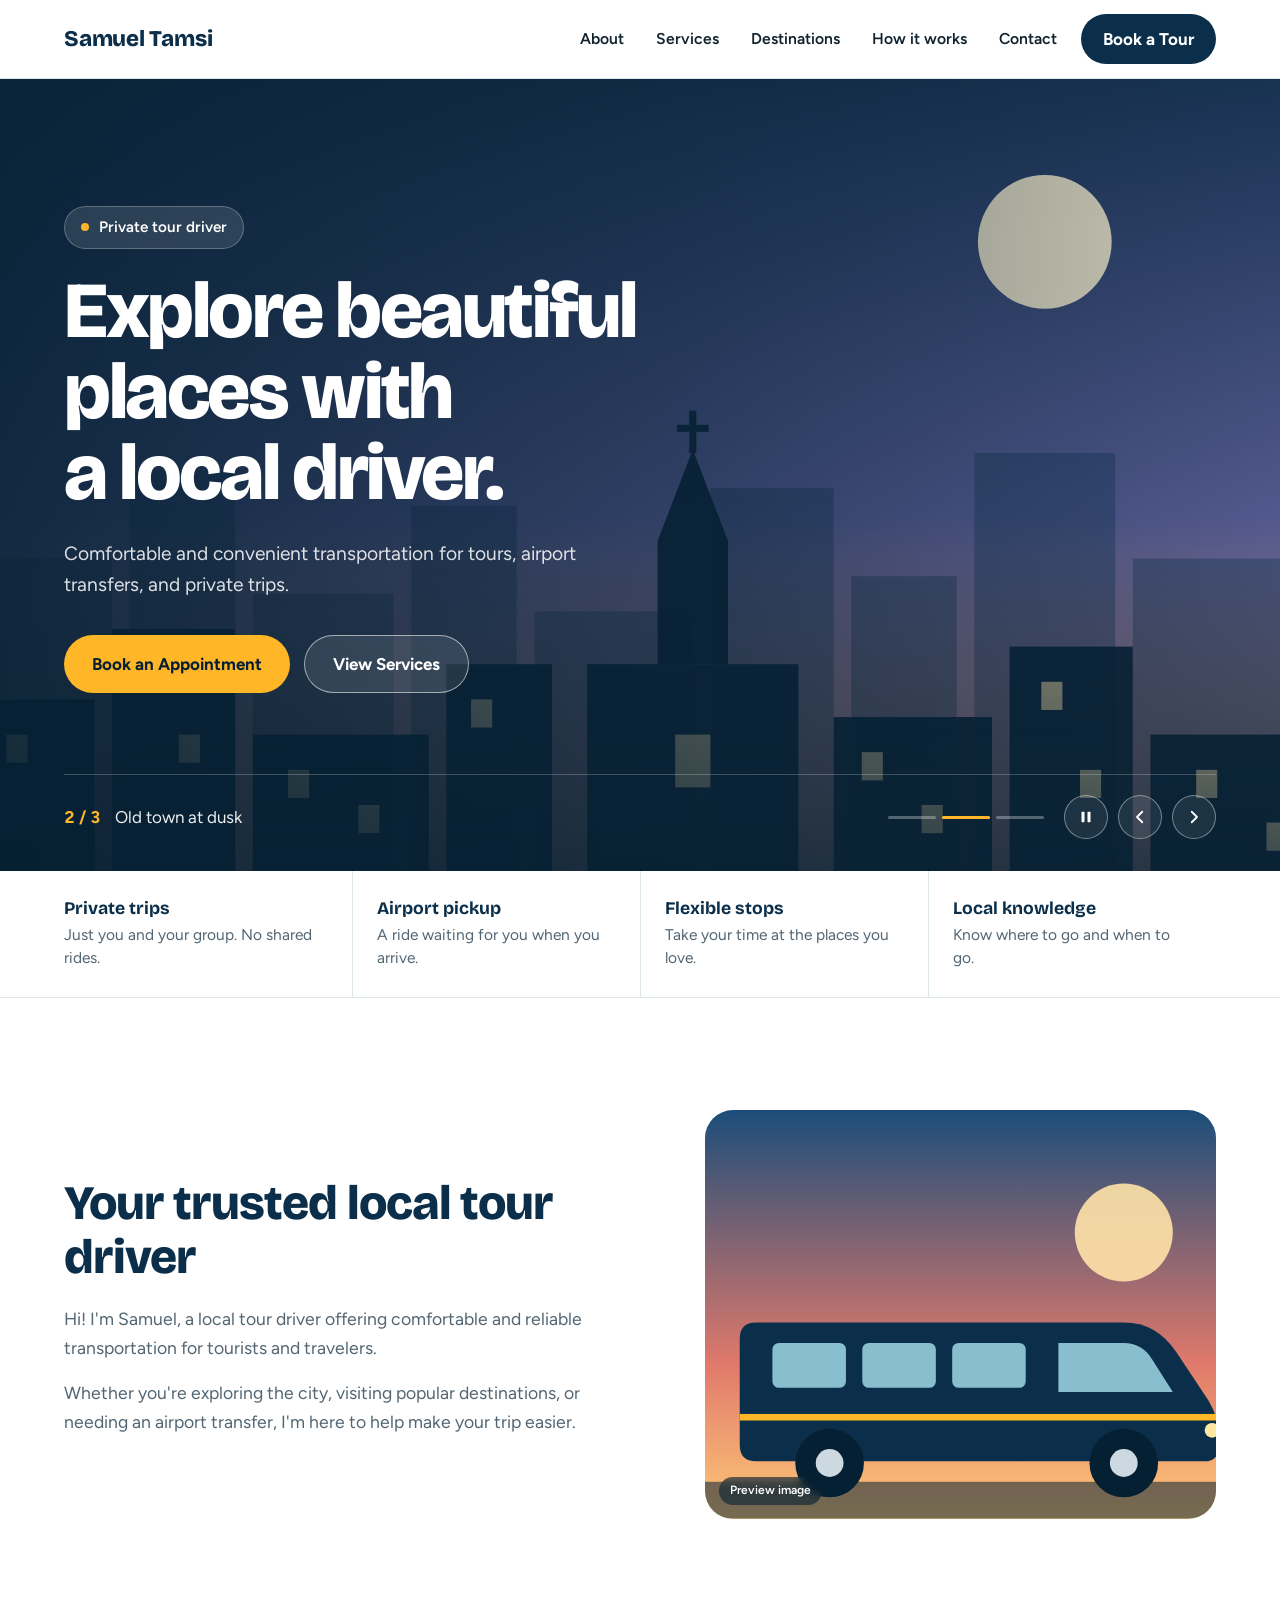
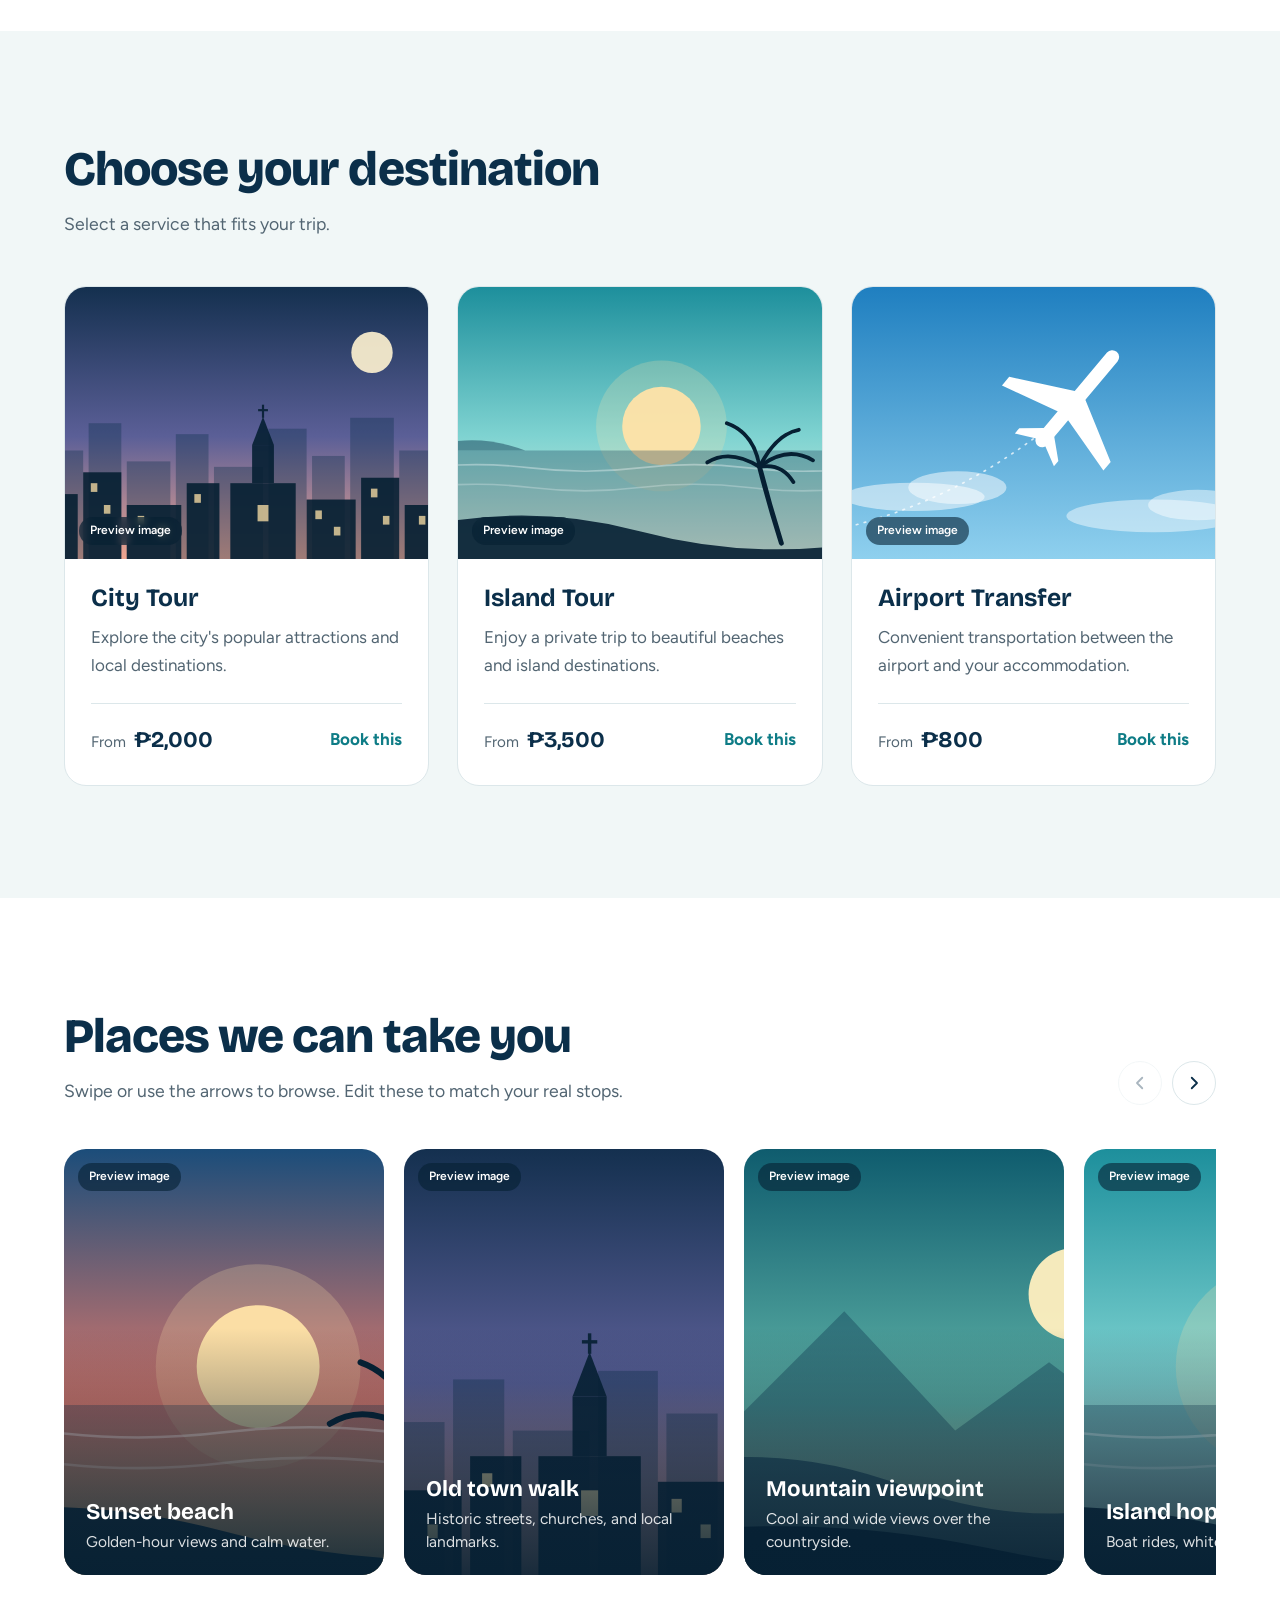
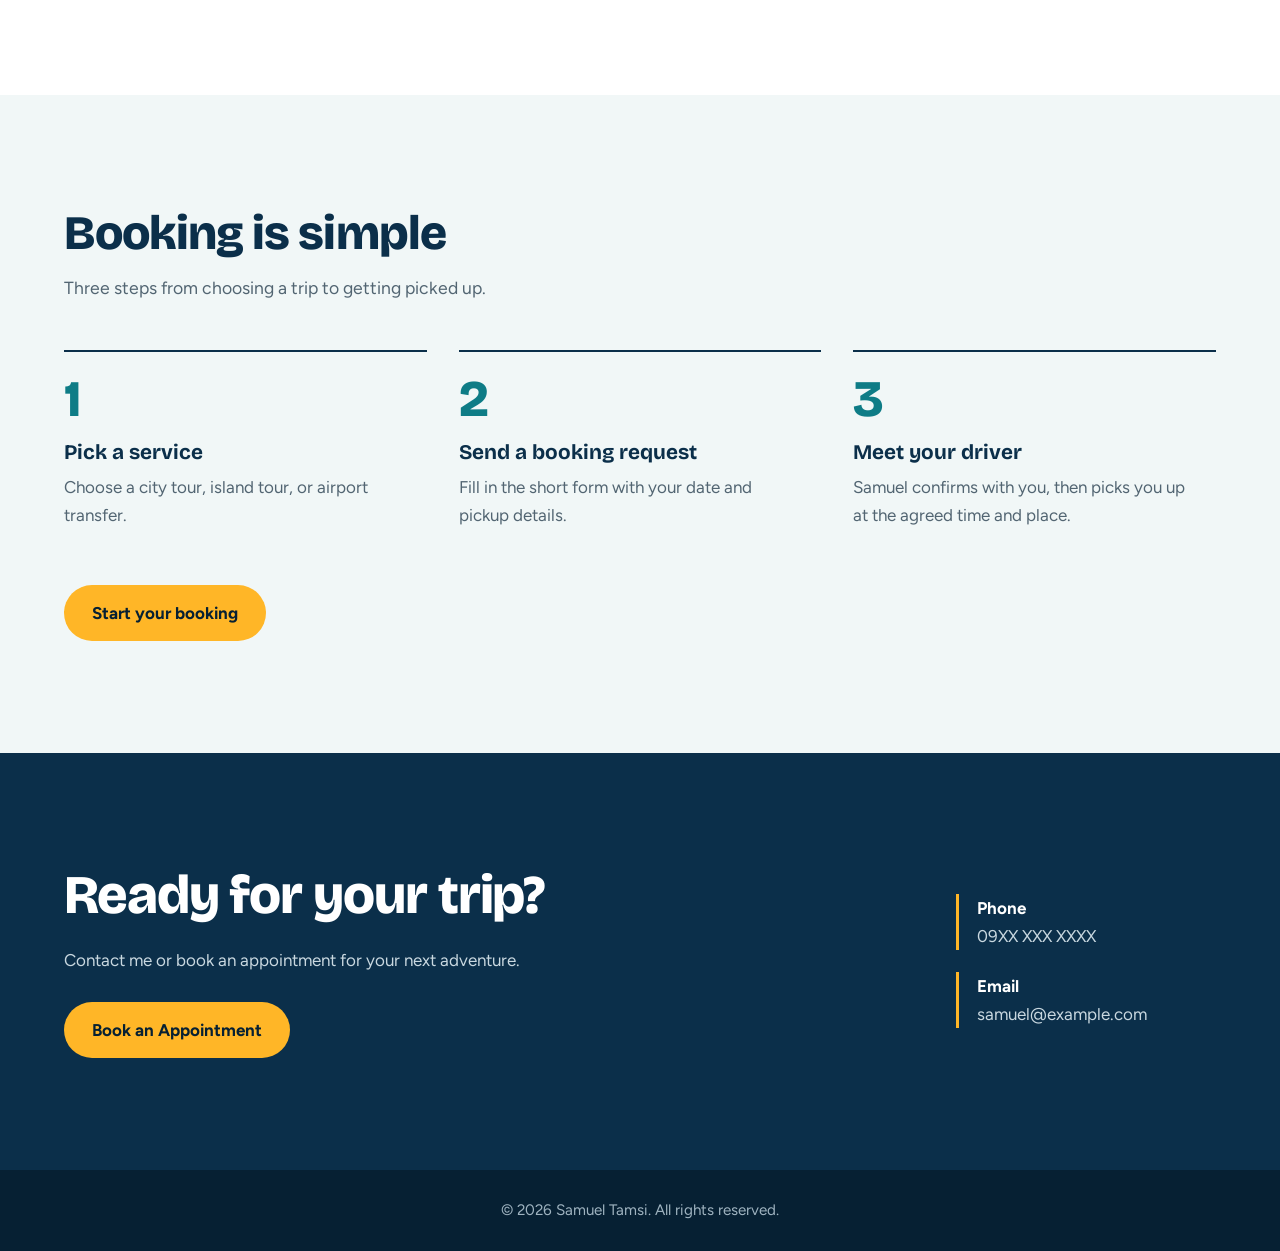
<file: index.html>
<!DOCTYPE html>
<html lang="en">
<head>
    <meta charset="UTF-8">
    <meta name="viewport" content="width=device-width, initial-scale=1.0">
    <meta name="description" content="Private tour driver offering city tours, island tours, and airport transfers. Book a comfortable, reliable ride with Samuel.">
    <meta name="theme-color" content="#0B2F4A">

    <title>Samuel Tamsi | Tour Driver</title>

    <!-- Fonts (falls back to system fonts if offline) -->
    <link rel="preconnect" href="https://fonts.googleapis.com">
    <link rel="preconnect" href="https://fonts.gstatic.com" crossorigin>
    <link href="https://fonts.googleapis.com/css2?family=Bricolage+Grotesque:opsz,wght@12..96,600;12..96,800&family=Figtree:wght@400;500;600;700&display=swap" rel="stylesheet">

    <link rel="stylesheet" href="css/style.css">
</head>

<body>

    <!--
        PLACEHOLDER IMAGES
        Every ".ph" box below is a preview illustration.
        To use a real photo, add an <img> INSIDE the .ph box and it will
        cover the illustration automatically:

            <div class="ph ph--sunset">
                <img src="images/my-photo.jpg" alt="Describe the photo">
                <svg ...>...</svg>
            </div>

        Then delete the small "Preview image" badge next to it.
    -->

    <!-- Shared preview artwork (used by the placeholder images) -->
    <svg width="0" height="0" style="position:absolute" aria-hidden="true" focusable="false">
        <defs>
            <!-- Beach with palm tree -->
            <g id="art-beach">
                <circle cx="440" cy="255" r="120" fill="#FFE3A8" opacity=".22"/>
                <circle cx="440" cy="255" r="72" fill="#FFE3A8" opacity=".95"/>
                <path d="M0 300 Q90 262 190 300 Z" fill="#0B2F4A" opacity=".45"/>
                <rect y="300" width="800" height="200" fill="#0B2F4A" opacity=".3"/>
                <path d="M0 332 Q100 320 200 332 T400 332 T600 332 T800 332" stroke="#fff" stroke-opacity=".35" stroke-width="3" fill="none"/>
                <path d="M0 368 Q100 356 200 368 T400 368 T600 368 T800 368" stroke="#fff" stroke-opacity=".25" stroke-width="3" fill="none"/>
                <path d="M0 500 V440 Q200 395 400 448 T800 470 V500 Z" fill="#062033" opacity=".9"/>
                <path d="M660 470 Q638 400 620 330" stroke="#062033" stroke-width="9" stroke-linecap="round" fill="none"/>
                <g stroke="#062033" stroke-width="7" stroke-linecap="round" fill="none">
                    <path d="M620 330 Q670 290 718 318"/>
                    <path d="M620 330 Q650 270 692 262"/>
                    <path d="M620 330 Q610 268 560 250"/>
                    <path d="M620 330 Q565 296 524 322"/>
                    <path d="M620 330 Q660 322 682 358"/>
                </g>
            </g>

            <!-- Town skyline with church -->
            <g id="art-city">
                <circle cx="630" cy="120" r="38" fill="#FFF3D1" opacity=".9"/>
                <g fill="#0B2F4A" opacity=".35">
                    <rect x="30" y="300" width="70" height="200"/>
                    <rect x="110" y="250" width="60" height="250"/>
                    <rect x="180" y="320" width="80" height="180"/>
                    <rect x="270" y="270" width="60" height="230"/>
                    <rect x="340" y="330" width="90" height="170"/>
                    <rect x="440" y="260" width="70" height="240"/>
                    <rect x="520" y="310" width="60" height="190"/>
                    <rect x="590" y="240" width="80" height="260"/>
                    <rect x="680" y="300" width="90" height="200"/>
                </g>
                <g fill="#062033" opacity=".9">
                    <rect x="0" y="380" width="90" height="120"/>
                    <rect x="100" y="340" width="70" height="160"/>
                    <rect x="180" y="400" width="100" height="100"/>
                    <rect x="290" y="360" width="60" height="140"/>
                    <rect x="370" y="360" width="120" height="140"/>
                    <rect x="410" y="290" width="40" height="70"/>
                    <polygon points="410,290 430,238 450,290"/>
                    <rect x="428" y="216" width="4" height="24"/>
                    <rect x="421" y="224" width="18" height="4"/>
                    <rect x="510" y="390" width="90" height="110"/>
                    <rect x="610" y="350" width="70" height="150"/>
                    <rect x="690" y="400" width="110" height="100"/>
                </g>
                <g fill="#FFE3A8" opacity=".75">
                    <rect x="14" y="400" width="12" height="16"/>
                    <rect x="40" y="400" width="12" height="16"/>
                    <rect x="14" y="440" width="12" height="16"/>
                    <rect x="114" y="360" width="12" height="16"/>
                    <rect x="138" y="400" width="12" height="16"/>
                    <rect x="200" y="420" width="12" height="16"/>
                    <rect x="240" y="440" width="12" height="16"/>
                    <rect x="304" y="380" width="12" height="16"/>
                    <rect x="420" y="400" width="20" height="30"/>
                    <rect x="526" y="410" width="12" height="16"/>
                    <rect x="560" y="440" width="12" height="16"/>
                    <rect x="628" y="370" width="12" height="16"/>
                    <rect x="650" y="420" width="12" height="16"/>
                    <rect x="716" y="420" width="12" height="16"/>
                    <rect x="756" y="450" width="12" height="16"/>
                </g>
            </g>

            <!-- Layered hills with sun -->
            <g id="art-hills">
                <circle cx="600" cy="170" r="54" fill="#FFF0BF" opacity=".95"/>
                <path d="M0 340 L110 250 L200 320 L330 190 L460 330 L570 250 L690 340 L800 290 V500 H0 Z" fill="#0B2F4A" opacity=".35"/>
                <path d="M0 410 Q200 320 400 395 T800 370 V500 H0 Z" fill="#0B2F4A" opacity=".6"/>
                <path d="M0 470 Q250 415 500 468 T800 445 V500 H0 Z" fill="#062033" opacity=".92"/>
            </g>

            <!-- Plane over clouds -->
            <g id="art-plane">
                <ellipse cx="180" cy="385" rx="130" ry="26" fill="#fff" opacity=".5"/>
                <ellipse cx="260" cy="368" rx="90" ry="30" fill="#fff" opacity=".5"/>
                <ellipse cx="620" cy="420" rx="160" ry="30" fill="#fff" opacity=".45"/>
                <ellipse cx="700" cy="400" rx="90" ry="28" fill="#fff" opacity=".45"/>
                <path d="M60 440 Q260 390 430 255" stroke="#fff" stroke-opacity=".75" stroke-width="3" stroke-dasharray="3 12" stroke-linecap="round" fill="none"/>
                <g transform="translate(480 205) rotate(40) scale(.9)" fill="#fff">
                    <rect x="-14" y="-125" width="28" height="250" rx="14"/>
                    <polygon points="-12,-10 -135,55 -135,78 -12,45 12,45 135,78 135,55 12,-10"/>
                    <polygon points="-12,88 -52,122 -52,136 -12,116 12,116 52,136 52,122 12,88"/>
                </g>
            </g>

            <!-- Tour van -->
            <g id="art-van">
                <circle cx="600" cy="150" r="60" fill="#FFE3A8" opacity=".9"/>
                <rect x="0" y="455" width="800" height="45" fill="#062033" opacity=".55"/>
                <path d="M150 260 H600 Q640 260 664 296 L704 356 Q716 376 716 398 V412 Q716 430 698 430 H150 Q130 430 130 410 V280 Q130 260 150 260 Z" fill="#0B2F4A"/>
                <rect x="170" y="285" width="90" height="55" rx="8" fill="#9FD7E6" opacity=".85"/>
                <rect x="280" y="285" width="90" height="55" rx="8" fill="#9FD7E6" opacity=".85"/>
                <rect x="390" y="285" width="90" height="55" rx="8" fill="#9FD7E6" opacity=".85"/>
                <path d="M520 285 H600 Q622 285 634 304 L660 345 H520 Z" fill="#9FD7E6" opacity=".85"/>
                <rect x="130" y="372" width="586" height="8" fill="#FFB627"/>
                <circle cx="708" cy="392" r="9" fill="#FFE7A3"/>
                <circle cx="240" cy="432" r="42" fill="#062033"/>
                <circle cx="240" cy="432" r="17" fill="#cdd9e0"/>
                <circle cx="600" cy="432" r="42" fill="#062033"/>
                <circle cx="600" cy="432" r="17" fill="#cdd9e0"/>
            </g>
        </defs>
    </svg>


    <!-- Navigation -->
    <header class="navbar">
        <div class="container nav-content">
            <a href="index.html" class="logo">Samuel Tamsi</a>

            <nav class="nav-links" id="nav-links" aria-label="Main">
                <a href="#about">About</a>
                <a href="#services">Services</a>
                <a href="#destinations">Destinations</a>
                <a href="#how-it-works">How it works</a>
                <a href="#contact">Contact</a>
            </nav>

            <div class="nav-actions">
                <a href="booking.html" class="nav-button">Book a Tour</a>

                <button class="nav-toggle" type="button" aria-label="Open menu" aria-expanded="false" aria-controls="nav-links">
                    <span></span><span></span><span></span>
                </button>
            </div>
        </div>
    </header>


    <main>

        <!-- Hero with image carousel -->
        <section class="hero" data-hero aria-roledescription="carousel" aria-label="Featured trips">

            <div class="hero-slides">

                <div class="hero-slide is-active" role="group" aria-roledescription="slide" aria-label="1 of 3" data-caption="Sunset by the sea">
                    <div class="ph ph--sunset">
                        <svg viewBox="0 0 800 500" preserveAspectRatio="xMidYMax slice" aria-hidden="true"><use href="#art-beach"/></svg>
                    </div>
                </div>

                <div class="hero-slide" role="group" aria-roledescription="slide" aria-label="2 of 3" aria-hidden="true" data-caption="Old town at dusk">
                    <div class="ph ph--dusk">
                        <svg viewBox="0 0 800 500" preserveAspectRatio="xMidYMax slice" aria-hidden="true"><use href="#art-city"/></svg>
                    </div>
                </div>

                <div class="hero-slide" role="group" aria-roledescription="slide" aria-label="3 of 3" aria-hidden="true" data-caption="Morning in the hills">
                    <div class="ph ph--morning">
                        <svg viewBox="0 0 800 500" preserveAspectRatio="xMidYMax slice" aria-hidden="true"><use href="#art-hills"/></svg>
                    </div>
                </div>

            </div>

            <div class="container hero-content">

                <div class="hero-text">
                    <p class="eyebrow">Private tour driver</p>

                    <h1>Explore beautiful places with a local driver.</h1>

                    <p class="hero-description">
                        Comfortable and convenient transportation
                        for tours, airport transfers, and private trips.
                    </p>

                    <div class="hero-buttons">
                        <a href="booking.html" class="primary-button">Book an Appointment</a>
                        <a href="#services" class="secondary-button">View Services</a>
                    </div>
                </div>

                <div class="hero-controls">
                    <p class="hero-caption">
                        <span class="hero-count" data-hero-count>1 / 3</span>
                        <span data-hero-caption>Sunset by the sea</span>
                    </p>

                    <div class="hero-nav">
                        <div class="hero-dots" role="group" aria-label="Choose a slide">
                            <button class="hero-dot is-active" type="button" aria-label="Show slide 1" aria-current="true"><span class="fill"></span></button>
                            <button class="hero-dot" type="button" aria-label="Show slide 2"><span class="fill"></span></button>
                            <button class="hero-dot" type="button" aria-label="Show slide 3"><span class="fill"></span></button>
                        </div>

                        <button class="round-btn" type="button" data-hero-toggle aria-label="Pause slideshow">
                            <svg class="icon-pause" viewBox="0 0 24 24" fill="currentColor" aria-hidden="true"><rect x="6" y="5" width="4" height="14" rx="1"/><rect x="14" y="5" width="4" height="14" rx="1"/></svg>
                            <svg class="icon-play" viewBox="0 0 24 24" fill="currentColor" aria-hidden="true"><path d="M8 5.5v13a1 1 0 0 0 1.5.86l10.5-6.5a1 1 0 0 0 0-1.72L9.5 4.64A1 1 0 0 0 8 5.5z"/></svg>
                        </button>

                        <button class="round-btn" type="button" data-hero-prev aria-label="Previous slide">
                            <svg viewBox="0 0 24 24" fill="none" stroke="currentColor" stroke-width="2.4" stroke-linecap="round" stroke-linejoin="round" aria-hidden="true"><path d="M15 5l-7 7 7 7"/></svg>
                        </button>

                        <button class="round-btn" type="button" data-hero-next aria-label="Next slide">
                            <svg viewBox="0 0 24 24" fill="none" stroke="currentColor" stroke-width="2.4" stroke-linecap="round" stroke-linejoin="round" aria-hidden="true"><path d="M9 5l7 7-7 7"/></svg>
                        </button>
                    </div>
                </div>

            </div>
        </section>


        <!-- Highlights -->
        <div class="highlights">
            <div class="container highlight-grid">
                <div class="highlight">
                    <h3>Private trips</h3>
                    <p>Just you and your group. No shared rides.</p>
                </div>
                <div class="highlight">
                    <h3>Airport pickup</h3>
                    <p>A ride waiting for you when you arrive.</p>
                </div>
                <div class="highlight">
                    <h3>Flexible stops</h3>
                    <p>Take your time at the places you love.</p>
                </div>
                <div class="highlight">
                    <h3>Local knowledge</h3>
                    <p>Know where to go and when to go.</p>
                </div>
            </div>
        </div>


        <!-- About Section -->
        <section class="about" id="about">
            <div class="container about-grid">

                <div class="about-text reveal">
                    <h2>Your trusted local tour driver</h2>

                    <p>
                        Hi! I'm Samuel, a local tour driver offering
                        comfortable and reliable transportation for
                        tourists and travelers.
                    </p>

                    <p>
                        Whether you're exploring the city, visiting
                        popular destinations, or needing an airport
                        transfer, I'm here to help make your trip easier.
                    </p>
                </div>

                <div class="about-media reveal" style="--d:2">
                    <!-- Replace with a photo of you or your vehicle -->
                    <div class="ph ph--sunset">
                        <svg viewBox="0 0 800 500" preserveAspectRatio="xMidYMax slice" aria-hidden="true"><use href="#art-van"/></svg>
                    </div>
                    <span class="ph-badge">Preview image</span>
                </div>

            </div>
        </section>


        <!-- Services Section -->
        <section class="services" id="services">
            <div class="container">

                <div class="section-head reveal">
                    <h2>Choose your destination</h2>
                    <p class="section-description">Select a service that fits your trip.</p>
                </div>

                <div class="service-grid">

                    <!-- Service 1 -->
                    <article class="service-card reveal">
                        <div class="service-media">
                            <div class="ph ph--dusk">
                                <svg viewBox="0 0 800 500" preserveAspectRatio="xMidYMax slice" aria-hidden="true"><use href="#art-city"/></svg>
                            </div>
                            <span class="ph-badge">Preview image</span>
                        </div>
                        <div class="service-body">
                            <h3>City Tour</h3>
                            <p>Explore the city's popular attractions and local destinations.</p>
                            <div class="service-foot">
                                <span class="price">From <strong>₱2,000</strong></span>
                                <a href="booking.html" class="text-link">Book this</a>
                            </div>
                        </div>
                    </article>

                    <!-- Service 2 -->
                    <article class="service-card reveal" style="--d:1">
                        <div class="service-media">
                            <div class="ph ph--lagoon">
                                <svg viewBox="0 0 800 500" preserveAspectRatio="xMidYMax slice" aria-hidden="true"><use href="#art-beach"/></svg>
                            </div>
                            <span class="ph-badge">Preview image</span>
                        </div>
                        <div class="service-body">
                            <h3>Island Tour</h3>
                            <p>Enjoy a private trip to beautiful beaches and island destinations.</p>
                            <div class="service-foot">
                                <span class="price">From <strong>₱3,500</strong></span>
                                <a href="booking.html" class="text-link">Book this</a>
                            </div>
                        </div>
                    </article>

                    <!-- Service 3 -->
                    <article class="service-card reveal" style="--d:2">
                        <div class="service-media">
                            <div class="ph ph--sky">
                                <svg viewBox="0 0 800 500" preserveAspectRatio="xMidYMax slice" aria-hidden="true"><use href="#art-plane"/></svg>
                            </div>
                            <span class="ph-badge">Preview image</span>
                        </div>
                        <div class="service-body">
                            <h3>Airport Transfer</h3>
                            <p>Convenient transportation between the airport and your accommodation.</p>
                            <div class="service-foot">
                                <span class="price">From <strong>₱800</strong></span>
                                <a href="booking.html" class="text-link">Book this</a>
                            </div>
                        </div>
                    </article>

                </div>

            </div>
        </section>


        <!-- Destinations carousel -->
        <section class="destinations" id="destinations">
            <div class="container" data-rail>

                <div class="rail-head reveal">
                    <div class="section-head">
                        <h2>Places we can take you</h2>
                        <p class="section-description">Swipe or use the arrows to browse. Edit these to match your real stops.</p>
                    </div>

                    <div class="rail-controls">
                        <button class="round-btn round-btn--dark" type="button" data-rail-prev aria-label="Previous places">
                            <svg viewBox="0 0 24 24" fill="none" stroke="currentColor" stroke-width="2.4" stroke-linecap="round" stroke-linejoin="round" aria-hidden="true"><path d="M15 5l-7 7 7 7"/></svg>
                        </button>
                        <button class="round-btn round-btn--dark" type="button" data-rail-next aria-label="Next places">
                            <svg viewBox="0 0 24 24" fill="none" stroke="currentColor" stroke-width="2.4" stroke-linecap="round" stroke-linejoin="round" aria-hidden="true"><path d="M9 5l7 7-7 7"/></svg>
                        </button>
                    </div>
                </div>

                <div class="rail-track" data-rail-track tabindex="0" role="region" aria-label="Popular places">

                    <article class="dest-card">
                        <div class="ph ph--sunset">
                            <svg viewBox="0 0 800 500" preserveAspectRatio="xMidYMax slice" aria-hidden="true"><use href="#art-beach"/></svg>
                        </div>
                        <span class="ph-badge ph-badge--top">Preview image</span>
                        <div class="dest-info">
                            <h3>Sunset beach</h3>
                            <p>Golden-hour views and calm water.</p>
                        </div>
                    </article>

                    <article class="dest-card">
                        <div class="ph ph--dusk">
                            <svg viewBox="0 0 800 500" preserveAspectRatio="xMidYMax slice" aria-hidden="true"><use href="#art-city"/></svg>
                        </div>
                        <span class="ph-badge ph-badge--top">Preview image</span>
                        <div class="dest-info">
                            <h3>Old town walk</h3>
                            <p>Historic streets, churches, and local landmarks.</p>
                        </div>
                    </article>

                    <article class="dest-card">
                        <div class="ph ph--morning">
                            <svg viewBox="0 0 800 500" preserveAspectRatio="xMidYMax slice" aria-hidden="true"><use href="#art-hills"/></svg>
                        </div>
                        <span class="ph-badge ph-badge--top">Preview image</span>
                        <div class="dest-info">
                            <h3>Mountain viewpoint</h3>
                            <p>Cool air and wide views over the countryside.</p>
                        </div>
                    </article>

                    <article class="dest-card">
                        <div class="ph ph--lagoon">
                            <svg viewBox="0 0 800 500" preserveAspectRatio="xMidYMax slice" aria-hidden="true"><use href="#art-beach"/></svg>
                        </div>
                        <span class="ph-badge ph-badge--top">Preview image</span>
                        <div class="dest-info">
                            <h3>Island hopping</h3>
                            <p>Boat rides, white sand, and clear water.</p>
                        </div>
                    </article>

                    <article class="dest-card">
                        <div class="ph ph--sky">
                            <svg viewBox="0 0 800 500" preserveAspectRatio="xMidYMax slice" aria-hidden="true"><use href="#art-city"/></svg>
                        </div>
                        <span class="ph-badge ph-badge--top">Preview image</span>
                        <div class="dest-info">
                            <h3>Market and food stops</h3>
                            <p>Taste local favorites with someone who knows where to eat.</p>
                        </div>
                    </article>

                </div>

            </div>
        </section>


        <!-- How booking works -->
        <section class="how" id="how-it-works">
            <div class="container">

                <div class="section-head reveal">
                    <h2>Booking is simple</h2>
                    <p class="section-description">Three steps from choosing a trip to getting picked up.</p>
                </div>

                <div class="steps">
                    <div class="step reveal">
                        <span class="step-num">1</span>
                        <h3>Pick a service</h3>
                        <p>Choose a city tour, island tour, or airport transfer.</p>
                    </div>

                    <div class="step reveal" style="--d:1">
                        <span class="step-num">2</span>
                        <h3>Send a booking request</h3>
                        <p>Fill in the short form with your date and pickup details.</p>
                    </div>

                    <div class="step reveal" style="--d:2">
                        <span class="step-num">3</span>
                        <h3>Meet your driver</h3>
                        <p>Samuel confirms with you, then picks you up at the agreed time and place.</p>
                    </div>
                </div>

                <div class="section-cta reveal">
                    <a href="booking.html" class="primary-button">Start your booking</a>
                </div>

            </div>
        </section>


        <!-- Contact Section -->
        <section class="contact" id="contact">

            <div class="container contact-content">

                <div>
                    <h2>Ready for your trip?</h2>

                    <p>
                        Contact me or book an appointment
                        for your next adventure.
                    </p>

                    <div class="contact-actions">
                        <a href="booking.html" class="primary-button">Book an Appointment</a>
                    </div>
                </div>

                <div class="contact-details">

                    <p>
                        <strong>Phone</strong><br>
                        09XX XXX XXXX
                    </p>

                    <p>
                        <strong>Email</strong><br>
                        samuel@example.com
                    </p>

                </div>

            </div>

        </section>

    </main>


    <!-- Footer -->
    <footer>
        <div class="container">
            <p>
                © 2026 Samuel Tamsi. All rights reserved.
            </p>
        </div>
    </footer>


    <script src="js/main.js"></script>
    <script src="js/home.js"></script>

</body>
</html>
</file>
<file: css/style.css>
/* =========================
   DESIGN TOKENS
========================= */

:root {
    --deep: #0B2F4A;      /* deep sea */
    --deeper: #062033;    /* night water */
    --lagoon: #0E7C86;    /* teal accent */
    --sun: #FFB627;       /* highlight / buttons */
    --foam: #F1F7F7;     /* light section background */
    --ink: #10222E;       /* body text */
    --muted: #526572;     /* secondary text */
    --line: #DCE7EA;      /* borders */

    --font-display: "Bricolage Grotesque", "Trebuchet MS", Arial, sans-serif;
    --font-body: "Figtree", "Segoe UI", Arial, Helvetica, sans-serif;
}


/* =========================
   RESET
========================= */

* {
    margin: 0;
    padding: 0;
    box-sizing: border-box;
}

html {
    scroll-behavior: smooth;
}

body {
    font-family: var(--font-body);
    font-size: 17px;
    color: var(--ink);
    background: #ffffff;
    line-height: 1.65;
    -webkit-font-smoothing: antialiased;
}

a {
    text-decoration: none;
    color: inherit;
}

button {
    font-family: inherit;
}

:focus-visible {
    outline: 3px solid var(--lagoon);
    outline-offset: 3px;
}

.hero :focus-visible,
.contact :focus-visible,
footer :focus-visible {
    outline-color: var(--sun);
}


/* =========================
   GENERAL
========================= */

.container {
    width: 90%;
    max-width: 1160px;
    margin: 0 auto;
}

section {
    padding: clamp(64px, 9vw, 112px) 0;
}

section[id] {
    scroll-margin-top: 70px;
}

.section-label {
    display: inline-block;
    color: var(--lagoon);
    font-size: 15px;
    font-weight: 700;
    margin-bottom: 12px;
}

h1,
h2,
h3 {
    font-family: var(--font-display);
    line-height: 1.12;
    color: var(--deep);
}

h2 {
    font-size: clamp(2rem, 4vw, 3rem);
    font-weight: 800;
    letter-spacing: -0.02em;
    margin-bottom: 20px;
}

.section-head {
    max-width: 640px;
    margin-bottom: 48px;
}

.section-head h2 {
    margin-bottom: 12px;
}

.section-description {
    color: var(--muted);
    font-size: 1.1rem;
}

.section-cta {
    margin-top: 56px;
}


/* =========================
   BUTTONS
========================= */

.primary-button,
.secondary-button {
    display: inline-flex;
    align-items: center;
    justify-content: center;
    padding: 14px 28px;
    border-radius: 999px;
    font-weight: 700;
    transition: transform 0.2s ease, background 0.2s ease, color 0.2s ease, border-color 0.2s ease;
}

.primary-button {
    background: var(--sun);
    color: var(--deeper);
}

.primary-button:hover {
    background: #ffc44f;
    transform: translateY(-2px);
}

.secondary-button {
    background: #ffffff;
    color: var(--deep);
    border: 1.5px solid var(--line);
}

.secondary-button:hover {
    border-color: var(--deep);
}

.text-link {
    font-weight: 700;
    color: var(--lagoon);
    background: linear-gradient(currentColor, currentColor) 0 100% / 0 2px no-repeat;
    padding-bottom: 2px;
    transition: background-size 0.25s ease;
}

.text-link:hover {
    background-size: 100% 2px;
}

.round-btn {
    display: inline-grid;
    place-items: center;
    width: 44px;
    height: 44px;
    border-radius: 50%;
    border: 1px solid rgba(255, 255, 255, 0.4);
    background: rgba(255, 255, 255, 0.08);
    color: #ffffff;
    cursor: pointer;
    transition: background 0.2s ease, color 0.2s ease, border-color 0.2s ease, opacity 0.2s ease;
}

.round-btn svg {
    width: 18px;
    height: 18px;
}

.round-btn:hover {
    background: #ffffff;
    color: var(--deep);
}

.round-btn:disabled {
    opacity: 0.35;
    pointer-events: none;
}

.round-btn--dark {
    border-color: var(--line);
    background: #ffffff;
    color: var(--deep);
}

.round-btn--dark:hover {
    background: var(--deep);
    border-color: var(--deep);
    color: #ffffff;
}


/* =========================
   NAVBAR
========================= */

.navbar {
    position: sticky;
    top: 0;
    z-index: 50;
    background: rgba(255, 255, 255, 0.92);
    -webkit-backdrop-filter: saturate(1.4) blur(12px);
    backdrop-filter: saturate(1.4) blur(12px);
    border-bottom: 1px solid var(--line);
    padding: 14px 0;
    transition: box-shadow 0.3s ease;
}

.navbar.is-scrolled {
    box-shadow: 0 6px 24px rgba(11, 47, 74, 0.08);
}

.nav-content {
    display: flex;
    align-items: center;
    justify-content: space-between;
    gap: 24px;
}

.logo {
    margin: 0;
    font-family: var(--font-display);
    font-size: 1.4rem;
    font-weight: 800;
    letter-spacing: -0.01em;
    color: var(--deep);
}

.nav-links {
    display: flex;
    gap: 32px;
    margin-left: auto;
}

.nav-links a {
    font-weight: 600;
    font-size: 0.98rem;
    padding: 6px 0;
    background: linear-gradient(var(--lagoon), var(--lagoon)) 0 100% / 0 2px no-repeat;
    transition: background-size 0.25s ease, color 0.2s ease;
}

.nav-links a:hover {
    background-size: 100% 2px;
    color: var(--lagoon);
}

.nav-actions {
    display: flex;
    align-items: center;
    gap: 10px;
}

.nav-button {
    background: var(--deep);
    color: #ffffff;
    padding: 11px 22px;
    border-radius: 999px;
    font-weight: 700;
    transition: background 0.2s ease;
}

.nav-button:hover {
    background: var(--lagoon);
}

.nav-toggle {
    display: none;
    width: 44px;
    height: 44px;
    border-radius: 12px;
    border: 1px solid var(--line);
    background: #ffffff;
    cursor: pointer;
}

.nav-toggle span {
    display: block;
    width: 20px;
    height: 2px;
    margin: 4px auto;
    background: var(--deep);
    transition: transform 0.25s ease, opacity 0.2s ease;
}

.nav-toggle[aria-expanded="true"] span:nth-child(1) {
    transform: translateY(6px) rotate(45deg);
}

.nav-toggle[aria-expanded="true"] span:nth-child(2) {
    opacity: 0;
}

.nav-toggle[aria-expanded="true"] span:nth-child(3) {
    transform: translateY(-6px) rotate(-45deg);
}


/* =========================
   PLACEHOLDER IMAGES
   (add an <img> inside .ph to replace the artwork)
========================= */

.ph {
    position: relative;
    width: 100%;
    height: 100%;
    overflow: hidden;
    background: var(--ph-bg, var(--deep));
}

.ph svg {
    position: absolute;
    inset: 0;
    width: 100%;
    height: 100%;
}

.ph > img {
    position: absolute;
    inset: 0;
    z-index: 1;
    width: 100%;
    height: 100%;
    object-fit: cover;
}

.ph--sunset  { --ph-bg: linear-gradient(180deg, #1b4d7a 0%, #e0796b 62%, #ffc978 100%); }
.ph--dusk    { --ph-bg: linear-gradient(180deg, #14304f 0%, #5b5f97 55%, #f0a58f 100%); }
.ph--morning { --ph-bg: linear-gradient(180deg, #0f5c6e 0%, #5fb3a7 60%, #f3e2a9 100%); }
.ph--lagoon  { --ph-bg: linear-gradient(180deg, #1d8f9c 0%, #7fd3d1 55%, #e6f6e1 100%); }
.ph--sky     { --ph-bg: linear-gradient(180deg, #1f7fc0 0%, #8fd0ee 100%); }

.ph-badge {
    position: absolute;
    left: 14px;
    bottom: 14px;
    z-index: 3;
    padding: 4px 11px;
    border-radius: 999px;
    background: rgba(6, 32, 51, 0.6);
    -webkit-backdrop-filter: blur(4px);
    backdrop-filter: blur(4px);
    color: #ffffff;
    font-size: 0.75rem;
    font-weight: 600;
}

.ph-badge--top {
    top: 14px;
    bottom: auto;
}


/* =========================
   HERO + CAROUSEL
========================= */

.hero {
    position: relative;
    isolation: isolate;
    display: flex;
    align-items: flex-end;
    min-height: clamp(620px, 88vh, 820px);
    padding: 0;
    background: var(--deeper);
    color: #ffffff;
    overflow: hidden;
}

.hero::after {
    content: "";
    position: absolute;
    inset: 0;
    z-index: 1;
    background:
        linear-gradient(90deg, rgba(6, 32, 51, 0.86) 0%, rgba(6, 32, 51, 0.5) 52%, rgba(6, 32, 51, 0.1) 100%),
        linear-gradient(0deg, rgba(6, 32, 51, 0.7) 0%, rgba(6, 32, 51, 0) 40%);
}

.hero-slides {
    position: absolute;
    inset: 0;
    z-index: 0;
}

.hero-slide {
    position: absolute;
    inset: 0;
    opacity: 0;
    visibility: hidden;
    transition: opacity 1.2s ease, visibility 0s linear 1.2s;
}

.hero-slide.is-active {
    opacity: 1;
    visibility: visible;
    transition: opacity 1.2s ease;
}

.hero-slide .ph {
    transform: scale(1.02);
    transition: transform 9s linear;
}

.hero-slide.is-active .ph {
    transform: scale(1.1);
}

.hero-content {
    position: relative;
    z-index: 2;
    display: flex;
    flex-direction: column;
    gap: clamp(48px, 9vh, 96px);
    padding: 120px 0 32px;
}

.hero-text {
    max-width: 760px;
}

.eyebrow {
    display: inline-flex;
    align-items: center;
    gap: 10px;
    margin-bottom: 22px;
    padding: 8px 16px;
    border-radius: 999px;
    background: rgba(255, 255, 255, 0.12);
    border: 1px solid rgba(255, 255, 255, 0.25);
    -webkit-backdrop-filter: blur(6px);
    backdrop-filter: blur(6px);
    font-size: 0.95rem;
    font-weight: 600;
}

.eyebrow::before {
    content: "";
    width: 8px;
    height: 8px;
    border-radius: 50%;
    background: var(--sun);
}

.hero-text h1 {
    margin-bottom: 24px;
    color: #ffffff;
    font-size: clamp(2.6rem, 6.2vw, 5rem);
    font-weight: 800;
    letter-spacing: -0.03em;
    line-height: 1.02;
    text-wrap: balance;
}

.hero-description {
    max-width: 560px;
    margin-bottom: 34px;
    font-size: 1.2rem;
    color: rgba(255, 255, 255, 0.86);
}

.hero-buttons {
    display: flex;
    flex-wrap: wrap;
    gap: 14px;
}

.hero .secondary-button {
    background: rgba(255, 255, 255, 0.1);
    color: #ffffff;
    border-color: rgba(255, 255, 255, 0.55);
}

.hero .secondary-button:hover {
    background: rgba(255, 255, 255, 0.2);
    border-color: #ffffff;
}

/* The one orchestrated moment: hero text rises in on page load */
.hero-text > *,
.hero-controls {
    animation: rise 0.9s cubic-bezier(0.2, 0.7, 0.2, 1) both;
}

.hero-text > :nth-child(2) { animation-delay: 0.12s; }
.hero-text > :nth-child(3) { animation-delay: 0.26s; }
.hero-text > :nth-child(4) { animation-delay: 0.4s; }
.hero-controls             { animation-delay: 0.6s; }

@keyframes rise {
    from {
        opacity: 0;
        transform: translateY(24px);
    }
    to {
        opacity: 1;
        transform: none;
    }
}

/* Carousel controls */

.hero-controls {
    display: flex;
    flex-wrap: wrap;
    align-items: center;
    justify-content: space-between;
    gap: 20px;
    padding-top: 20px;
    border-top: 1px solid rgba(255, 255, 255, 0.22);
}

.hero-caption {
    display: flex;
    align-items: baseline;
    gap: 14px;
    color: rgba(255, 255, 255, 0.92);
}

.hero-count {
    color: var(--sun);
    font-weight: 700;
    font-variant-numeric: tabular-nums;
}

.hero-nav {
    display: flex;
    align-items: center;
    gap: 10px;
}

.hero-dots {
    display: flex;
    gap: 6px;
    margin-right: 10px;
}

.hero-dot {
    position: relative;
    width: 48px;
    height: 32px;
    border: 0;
    background: none;
    cursor: pointer;
}

.hero-dot::before,
.hero-dot .fill {
    position: absolute;
    left: 0;
    right: 0;
    top: 50%;
    height: 3px;
    margin-top: -1.5px;
    border-radius: 3px;
}

.hero-dot::before {
    content: "";
    background: rgba(255, 255, 255, 0.3);
    transition: background 0.2s ease;
}

.hero-dot:hover::before {
    background: rgba(255, 255, 255, 0.55);
}

.hero-dot .fill {
    background: var(--sun);
    transform: scaleX(0);
    transform-origin: left;
}

/* The fill bar is also the autoplay timer: when it finishes, the next slide shows */
.hero-dot.is-active .fill {
    animation: heroFill 6.5s linear forwards;
}

@keyframes heroFill {
    to {
        transform: scaleX(1);
    }
}

.hero.is-paused .fill,
.hero-controls:hover .fill {
    animation-play-state: paused;
}

.hero .icon-play {
    display: none;
}

.hero.is-paused .icon-play {
    display: block;
}

.hero.is-paused .icon-pause {
    display: none;
}


/* =========================
   HIGHLIGHTS
========================= */

.highlights {
    background: #ffffff;
    border-bottom: 1px solid var(--line);
}

.highlight-grid {
    display: grid;
    grid-template-columns: repeat(4, 1fr);
}

.highlight {
    padding: 28px 24px;
}

.highlight:first-child {
    padding-left: 0;
}

.highlight + .highlight {
    border-left: 1px solid var(--line);
}

.highlight h3 {
    margin-bottom: 4px;
    font-size: 1.1rem;
}

.highlight p {
    color: var(--muted);
    font-size: 0.97rem;
    line-height: 1.5;
}


/* =========================
   ABOUT
========================= */

.about {
    background: #ffffff;
}

.about-grid {
    display: grid;
    grid-template-columns: 1.05fr 0.95fr;
    align-items: center;
    gap: clamp(32px, 6vw, 80px);
}

.about p {
    max-width: 560px;
    margin-bottom: 16px;
    color: var(--muted);
    font-size: 1.1rem;
}

.about-media {
    position: relative;
    aspect-ratio: 5 / 4;
    border-radius: 28px;
    overflow: hidden;
}


/* =========================
   SERVICES
========================= */

.services {
    background: var(--foam);
}

.service-grid {
    display: grid;
    grid-template-columns: repeat(auto-fit, minmax(280px, 1fr));
    gap: 28px;
}

.service-card {
    display: flex;
    flex-direction: column;
    background: #ffffff;
    border: 1px solid var(--line);
    border-radius: 22px;
    overflow: hidden;
    transition: box-shadow 0.3s ease, border-color 0.3s ease;
}

.service-card:hover {
    border-color: #c5d8dc;
    box-shadow: 0 24px 48px -24px rgba(11, 47, 74, 0.35);
}

.service-media {
    position: relative;
    aspect-ratio: 4 / 3;
    overflow: hidden;
}

.service-media .ph {
    transition: transform 0.8s cubic-bezier(0.2, 0.7, 0.2, 1);
}

.service-card:hover .service-media .ph {
    transform: scale(1.06);
}

.service-body {
    display: flex;
    flex-direction: column;
    flex: 1;
    padding: 26px;
}

.service-body h3 {
    margin-bottom: 10px;
    font-size: 1.55rem;
}

.service-body p {
    margin-bottom: 24px;
    color: var(--muted);
}

.service-foot {
    display: flex;
    align-items: center;
    justify-content: space-between;
    margin-top: auto;
    padding-top: 18px;
    border-top: 1px solid var(--line);
}

.price {
    color: var(--muted);
    font-size: 0.95rem;
}

.price strong {
    margin-left: 4px;
    font-family: var(--font-display);
    font-size: 1.4rem;
    color: var(--deep);
}


/* =========================
   DESTINATIONS CAROUSEL
========================= */

.destinations {
    background: #ffffff;
}

.rail-head {
    display: flex;
    align-items: flex-end;
    justify-content: space-between;
    gap: 24px;
    margin-bottom: 40px;
}

.rail-head .section-head {
    margin-bottom: 0;
}

.rail-controls {
    display: flex;
    gap: 10px;
}

.rail-track {
    display: flex;
    gap: 20px;
    padding: 4px 0 8px;
    overflow-x: auto;
    overscroll-behavior-x: contain;
    scroll-snap-type: x mandatory;
    scrollbar-width: none;
    -webkit-overflow-scrolling: touch;
}

.rail-track::-webkit-scrollbar {
    display: none;
}

@media (hover: hover) and (pointer: fine) {
    .rail-track {
        cursor: grab;
    }
}

.rail-track.is-dragging {
    scroll-snap-type: none;
    cursor: grabbing;
    user-select: none;
}

.dest-card {
    position: relative;
    flex: 0 0 min(320px, 80%);
    aspect-ratio: 3 / 4;
    border-radius: 22px;
    overflow: hidden;
    scroll-snap-align: start;
    color: #ffffff;
}

.dest-card .ph {
    position: absolute;
    inset: 0;
    transition: transform 0.8s cubic-bezier(0.2, 0.7, 0.2, 1);
}

.dest-card:hover .ph {
    transform: scale(1.05);
}

.dest-card::after {
    content: "";
    position: absolute;
    inset: 0;
    background: linear-gradient(0deg, rgba(6, 32, 51, 0.88), rgba(6, 32, 51, 0) 58%);
    pointer-events: none;
}

.dest-info {
    position: absolute;
    left: 22px;
    right: 22px;
    bottom: 22px;
    z-index: 2;
}

.dest-info h3 {
    margin-bottom: 6px;
    color: #ffffff;
    font-size: 1.4rem;
}

.dest-info p {
    color: rgba(255, 255, 255, 0.86);
    font-size: 0.97rem;
    line-height: 1.5;
}


/* =========================
   HOW IT WORKS
========================= */

.how {
    background: var(--foam);
}

.steps {
    display: grid;
    grid-template-columns: repeat(auto-fit, minmax(240px, 1fr));
    gap: 32px;
}

.step {
    padding-top: 22px;
    border-top: 2px solid var(--deep);
}

.step-num {
    display: block;
    margin-bottom: 16px;
    font-family: var(--font-display);
    font-size: 3.2rem;
    font-weight: 800;
    line-height: 1;
    color: var(--lagoon);
}

.step h3 {
    margin-bottom: 8px;
    font-size: 1.3rem;
}

.step p {
    max-width: 340px;
    color: var(--muted);
}


/* =========================
   CONTACT
========================= */

.contact {
    background: var(--deep);
    color: #ffffff;
}

.contact-content {
    display: flex;
    align-items: center;
    justify-content: space-between;
    gap: 50px;
}

.contact h2 {
    color: #ffffff;
    font-size: clamp(2rem, 4.4vw, 3.4rem);
}

.contact p {
    color: #c9d8e0;
}

.contact-actions {
    margin-top: 28px;
}

.contact-details {
    display: grid;
    gap: 22px;
    min-width: 260px;
}

.contact-details p {
    padding-left: 18px;
    border-left: 3px solid var(--sun);
}

.contact-details strong {
    color: #ffffff;
}


/* =========================
   FOOTER
========================= */

footer {
    background: var(--deeper);
    color: #9fb3c0;
    padding: 28px 0;
    text-align: center;
    font-size: 0.95rem;
}


/* =========================
   SCROLL REVEAL
   (only active when JavaScript is running)
========================= */

.js .reveal {
    opacity: 0;
    transform: translateY(20px);
    transition: opacity 0.7s ease, transform 0.7s cubic-bezier(0.2, 0.7, 0.2, 1);
    transition-delay: calc(var(--d, 0) * 90ms);
}

.js .reveal.is-visible {
    opacity: 1;
    transform: none;
}


/* =========================
   TABLET + MOBILE
========================= */

@media (max-width: 860px) {

    .nav-toggle {
        display: inline-block;
    }

    .nav-links {
        display: none;
        position: absolute;
        top: 100%;
        left: 0;
        right: 0;
        flex-direction: column;
        gap: 0;
        padding: 8px 5% 16px;
        background: #ffffff;
        border-bottom: 1px solid var(--line);
    }

    .nav-links.is-open {
        display: flex;
    }

    .nav-links a {
        padding: 14px 0;
        background: none;
        border-bottom: 1px solid var(--line);
    }

    .nav-links a:last-child {
        border-bottom: 0;
    }

    .highlight-grid {
        grid-template-columns: repeat(2, 1fr);
    }

    .highlight:nth-child(odd) {
        padding-left: 0;
    }

    .highlight:nth-child(3) {
        border-left: 0;
    }

    .highlight:nth-child(n+3) {
        border-top: 1px solid var(--line);
    }

    .about-grid {
        grid-template-columns: 1fr;
    }

    .contact-content {
        flex-direction: column;
        align-items: flex-start;
        gap: 40px;
    }

    .rail-head {
        align-items: flex-start;
        flex-direction: column;
        gap: 20px;
    }
}

@media (max-width: 560px) {

    body {
        font-size: 16px;
    }

    .logo {
        font-size: 1.2rem;
    }

    .nav-content {
        gap: 12px;
    }

    .nav-button {
        padding: 10px 16px;
        font-size: 0.92rem;
    }

    .hero::after {
        background: linear-gradient(180deg, rgba(6, 32, 51, 0.7) 0%, rgba(6, 32, 51, 0.6) 55%, rgba(6, 32, 51, 0.85) 100%);
    }

    .hero-content {
        padding-top: 90px;
    }

    .hero-buttons a {
        flex: 1 1 100%;
    }

    .hero-controls {
        flex-direction: column;
        align-items: flex-start;
    }

    .hero-dot {
        width: 36px;
    }

    .highlight-grid {
        grid-template-columns: 1fr;
    }

    .highlight,
    .highlight:first-child {
        padding-left: 0;
        border-left: 0;
    }

    .highlight + .highlight {
        border-top: 1px solid var(--line);
    }

    .service-body {
        padding: 22px;
    }
}


/* =========================
   BOOKING PAGE
========================= */

.booking-section {
    background: var(--foam);
    min-height: calc(100vh - 150px);
}

.booking-header {
    max-width: 700px;
    margin: 0 auto 40px;
    text-align: center;
}

.booking-header h1 {
    font-size: 48px;
    margin-bottom: 15px;
    color: var(--deep);
}

.booking-header p:not(.section-label) {
    color: var(--muted);
}


/* =========================
   BOOKING FORM
========================= */

.booking-form {
    max-width: 750px;
    margin: 0 auto;
    background: white;
    padding: 40px;
    border-radius: 20px;
    border: 1px solid var(--line);
    box-shadow: 0 10px 30px rgba(11, 47, 74, 0.06);
}

.form-section {
    margin-bottom: 40px;
}

.form-section h2 {
    font-size: 24px;
    margin-bottom: 25px;
    padding-bottom: 12px;
    border-bottom: 1px solid var(--line);
}

.form-group {
    margin-bottom: 20px;
}

.form-group label {
    display: block;
    font-weight: bold;
    margin-bottom: 8px;
    color: #2b3f4c;
}

.form-group input,
.form-group select,
.form-group textarea {
    width: 100%;
    padding: 12px 14px;
    border: 1px solid #c9d8de;
    border-radius: 10px;
    font-size: 16px;
    font-family: inherit;
    background: white;
}

.form-group input:focus,
.form-group select:focus,
.form-group textarea:focus {
    outline: none;
    border-color: var(--lagoon);
    box-shadow: 0 0 0 3px rgba(14, 124, 134, 0.15);
}

.form-group textarea {
    resize: vertical;
}

.form-group input,
.form-group select {
    min-height: 48px;
    color: var(--ink);
}

.form-group select {
    -webkit-appearance: none;
    appearance: none;
    padding-right: 42px;
    background: #ffffff url("data:image/svg+xml,%3Csvg xmlns='http://www.w3.org/2000/svg' viewBox='0 0 24 24' fill='none' stroke='%230B2F4A' stroke-width='2.4' stroke-linecap='round' stroke-linejoin='round'%3E%3Cpath d='M6 9l6 6 6-6'/%3E%3C/svg%3E") no-repeat right 14px center / 16px;
    cursor: pointer;
}

.form-row > .form-group {
    min-width: 0;
}

.form-row {
    display: grid;
    grid-template-columns: 1fr 1fr;
    gap: 20px;
}


/* =========================
   SUBMIT
========================= */

.form-submit {
    text-align: center;
}

.form-submit button {
    border: none;
    cursor: pointer;
    font-size: 16px;
}

.form-message {
    margin-top: 20px;
    text-align: center;
    font-weight: bold;
}

.form-message.success {
    color: #16a34a;
}

.form-message.error {
    color: #dc2626;
}


/* =========================
   BOOKING MOBILE
========================= */

@media (max-width: 768px) {

    .booking-header h1 {
        font-size: 38px;
    }

    .booking-form {
        padding: 25px;
    }

    .form-row {
        grid-template-columns: 1fr;
        gap: 0;
    }

}


/* =========================
   REDUCED MOTION
========================= */

@media (prefers-reduced-motion: reduce) {

    html {
        scroll-behavior: auto;
    }

    *,
    *::before,
    *::after {
        animation-duration: 0.01ms !important;
        transition-duration: 0.01ms !important;
        transition-delay: 0s !important;
    }

    .hero-dot.is-active .fill {
        animation: none;
        transform: scaleX(1);
    }

    [data-hero-toggle] {
        display: none;
    }
}
</file>
